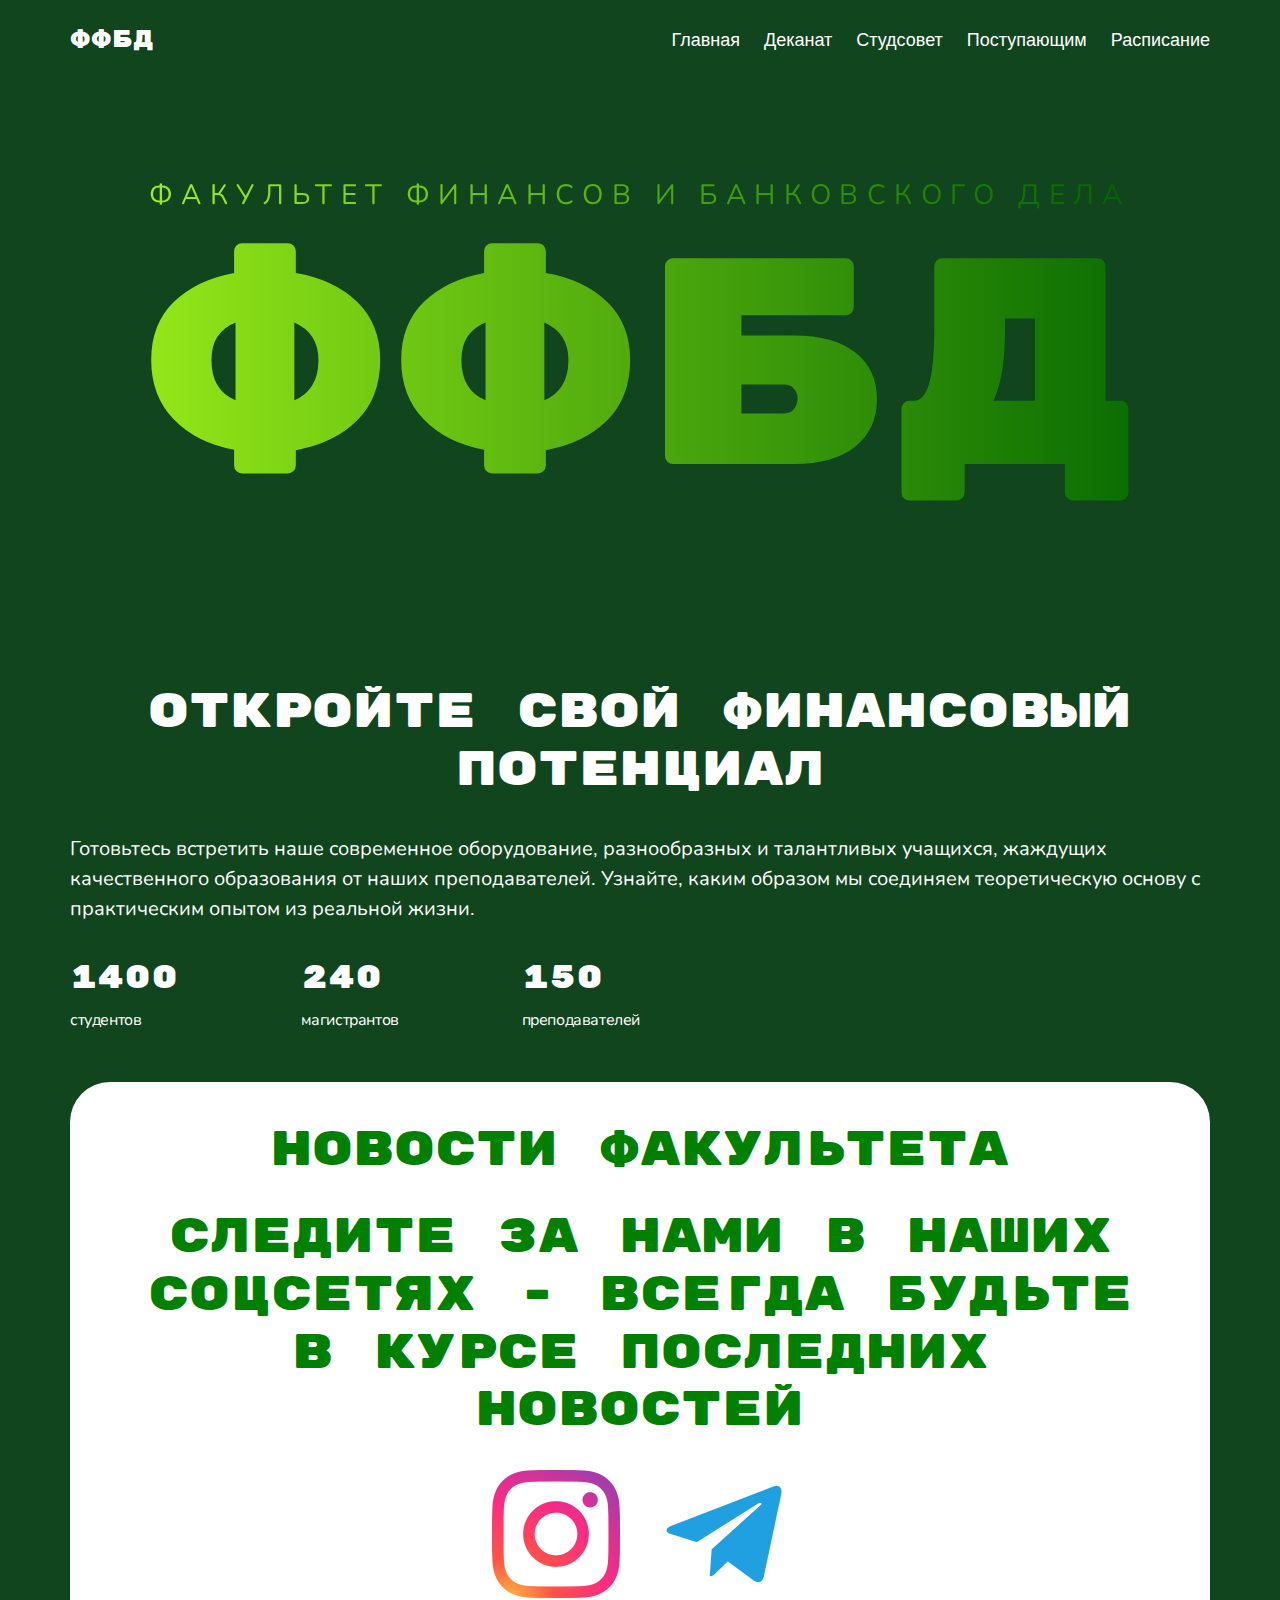
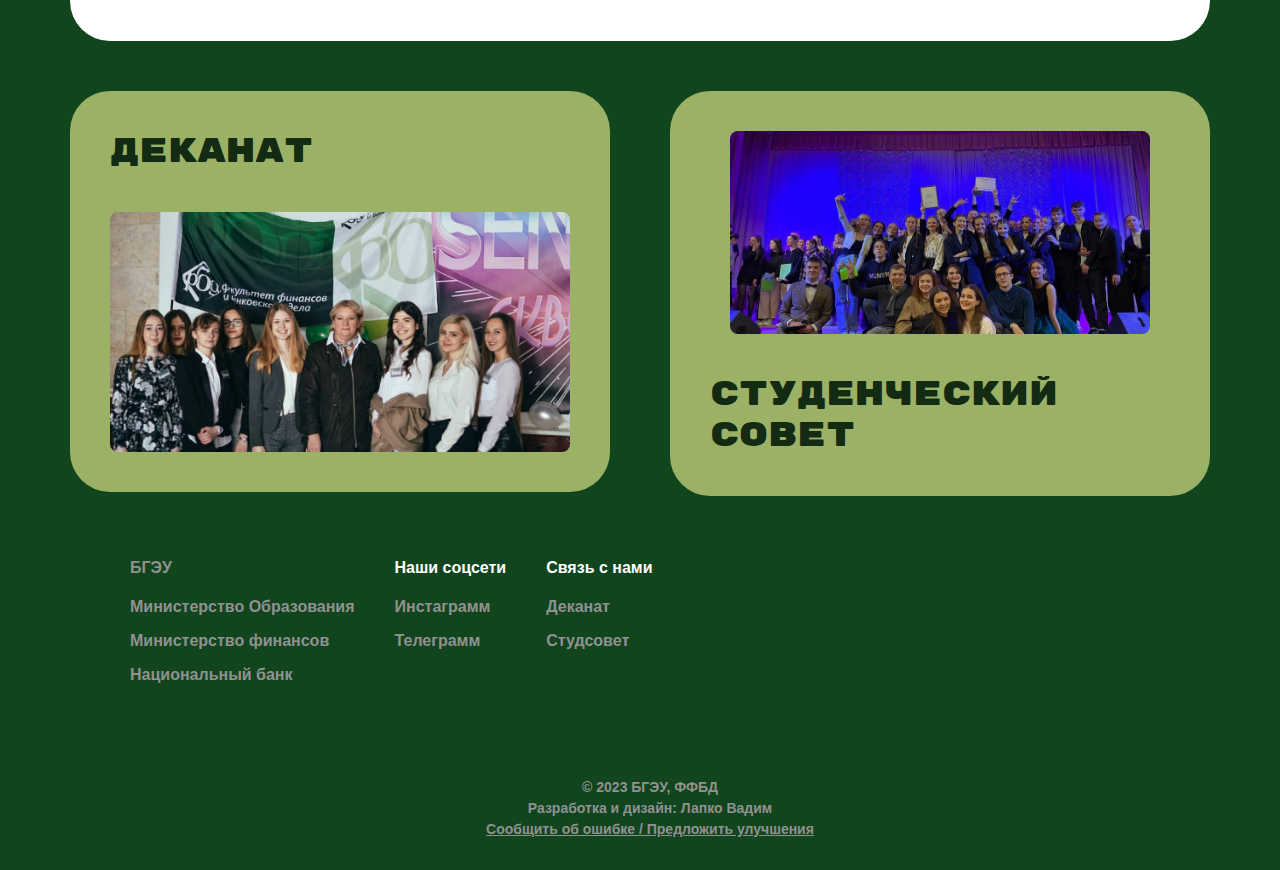
<file: index.html>
<!DOCTYPE html>
<html lang="en">
<head>
    <meta charset="UTF-8">
    <meta name="viewport" content="width=device-width, initial-scale=1.0">
    <title>Главная</title>
    <link rel="preconnect" href="https://fonts.googleapis.com">
    <link rel="preconnect" href="https://fonts.gstatic.com" crossorigin>
    <link href="https://fonts.googleapis.com/css2?family=Nunito&family=Rubik+Mono+One&display=swap" rel="stylesheet">
    <link rel="stylesheet" href="style_main.css">
    <script src="main.js"></script>
    <!-- Yandex.Metrika counter -->
<script type="text/javascript" >
    (function(m,e,t,r,i,k,a){m[i]=m[i]||function(){(m[i].a=m[i].a||[]).push(arguments)};
    m[i].l=1*new Date();
    for (var j = 0; j < document.scripts.length; j++) {if (document.scripts[j].src === r) { return; }}
    k=e.createElement(t),a=e.getElementsByTagName(t)[0],k.async=1,k.src=r,a.parentNode.insertBefore(k,a)})
    (window, document, "script", "https://mc.yandex.ru/metrika/tag.js", "ym");
 
    ym(96117650, "init", {
         clickmap:true,
         trackLinks:true,
         accurateTrackBounce:true,
         webvisor:true
    });
 </script>
 <noscript><div><img src="https://mc.yandex.ru/watch/96117650" style="position:absolute; left:-9999px;" alt="" /></div></noscript>
 <!-- /Yandex.Metrika counter -->
</head>
<body>
    <div class="wrapper">
        <header class="header">
                <button class="header__burger-btn" id="burger">
                    <span></span><span></span><span></span>
                </button>
            <p class="logo_text">ФФБД</p>
            <ul class="nav">
                <li class=""><a href="/main.html">Главная</a></li>
                <li class=""><a href="/decanat.html">Деканат</a></li>
                <li class=""><a href="/sdutsovet.html">Студсовет</a></li>
                <!-- <li class=""><a href="/news.html">Новости</a></li> -->
                <li class=""><a href="/guide.html">Поступающим</a></li>
                <li class=""><a href="http://bseu.by/schedule/"  id="schedule" target="_blank">Расписание</a></li>
            </ul>
        </header>
        <div class="name">
            <div class="name_content">
                <p class="full_name">Факультет финансов и банковского дела</p>
                <h1>ФФБД</h1>
            </div>
        </div>
        <div class="fin_potential">
            <div class="content_2block">
                <h2 class="h2block">Откройте свой финансовый потенциал</h2>
                <p class="p2block">Готовьтесь встретить наше современное оборудование, разнообразных и талантливых учащихся, жаждущих качественного образования от наших преподавателей. Узнайте, каким образом мы соединяем теоретическую основу с практическим опытом из реальной жизни.</p>
                <div class="numbers1">
                    <div class="columns">
                        <div class="numbers">
                            <h3>1400</h3>
                            <p class="p2_2block">студентов</p>
                        </div>
                        <div class="numbers">
                            <h3>240</h3>
                            <p class="p2_2block">магистрантов</p>
                        </div>
                        <div class="numbers">
                            <h3>150</h3>
                            <p class="p2_2block">преподавателей</p>
                        </div>
                    </div>
                </div>
            </div>
        </div>
        <div class="news">
            <h2 class="h2news">НОВОСТИ ФАКУЛЬТЕТА</h2>
            <!-- <div class="newsfoto"> 
                <div class="news1">
                    <img src="/img/empty_news.png" alt="" class="img1">
                    <div class="newstext">
                        <p class="h4news">Встреча с WhiteBird</p>
                        <p class="newsptext">1 января 2000 года в аудитории 1203 пройдет встреча с представителем криптобменника WhiteBird.</p>
                    </div>
                </div>
                <div class="news2">
                    <img src="/img/empty_news.png" alt="" class="img1" >
                    <div class="newstext">
                        <p class="h4news">Набор тьюторов</p>
                        <p class="newsptext">В новый учебный год с новыми тьюторами! для первокурсников 2023 года набора мы набираем  тьюторов.</p>
                    </div>
                </div>
            </div>
            <div class="archivenews"> 
                <div class="oldnews">
                    <div class="oldnewscontent">
                        <p class="dateoldnews">August 27, 2023</p>
                        <p class="holdnews">Свежие новости факультета</p>
                    </div>
                    <svg xmlns="http://www.w3.org/2000/svg" width="32" height="32">
                        <path d="M 27.707 16.708 L 18.707 25.708 C 18.317 26.098 17.683 26.098 17.293 25.708 C 16.902 25.317 16.902 24.683 17.293 24.293 L 24.586 17 L 5 17 C 4.448 17 4 16.552 4 16 C 4 15.448 4.448 15 5 15 L 24.586 15 L 17.293 7.708 C 16.902 7.317 16.902 6.683 17.293 6.293 C 17.683 5.902 18.317 5.902 18.707 6.293 L 27.707 15.293 C 27.895 15.48 28.001 15.735 28.001 16 C 28.001 16.265 27.895 16.52 27.707 16.708 Z" fill="#004B23"></path></svg>
                </div>
                <div class="oldnews">
                    <div class="oldnewscontent">
                        <p class="dateoldnews">August 27, 2023</p>
                        <p class="holdnews">Свежие новости факультета</p>
                    </div>
                    <svg xmlns="http://www.w3.org/2000/svg" width="32" height="32">
                        <path d="M 27.707 16.708 L 18.707 25.708 C 18.317 26.098 17.683 26.098 17.293 25.708 C 16.902 25.317 16.902 24.683 17.293 24.293 L 24.586 17 L 5 17 C 4.448 17 4 16.552 4 16 C 4 15.448 4.448 15 5 15 L 24.586 15 L 17.293 7.708 C 16.902 7.317 16.902 6.683 17.293 6.293 C 17.683 5.902 18.317 5.902 18.707 6.293 L 27.707 15.293 C 27.895 15.48 28.001 15.735 28.001 16 C 28.001 16.265 27.895 16.52 27.707 16.708 Z" fill="#004B23"></path></svg>
                </div>
                <div class="oldnews">
                    <div class="oldnewscontent">
                        <p class="dateoldnews">August 27, 2023</p>
                        <p class="holdnews">Свежие новости факультета</p>
                    </div>
                    <svg xmlns="http://www.w3.org/2000/svg" width="32" height="32">
                        <path d="M 27.707 16.708 L 18.707 25.708 C 18.317 26.098 17.683 26.098 17.293 25.708 C 16.902 25.317 16.902 24.683 17.293 24.293 L 24.586 17 L 5 17 C 4.448 17 4 16.552 4 16 C 4 15.448 4.448 15 5 15 L 24.586 15 L 17.293 7.708 C 16.902 7.317 16.902 6.683 17.293 6.293 C 17.683 5.902 18.317 5.902 18.707 6.293 L 27.707 15.293 C 27.895 15.48 28.001 15.735 28.001 16 C 28.001 16.265 27.895 16.52 27.707 16.708 Z" fill="#004B23"></path></svg>
                </div>
                <div class="oldnews">
                    <div class="oldnewscontent">
                        <p class="dateoldnews">August 27, 2023</p>
                        <p class="holdnews">Свежие новости факультета</p>
                    </div>
                    <svg xmlns="http://www.w3.org/2000/svg" width="32" height="32">
                        <path d="M 27.707 16.708 L 18.707 25.708 C 18.317 26.098 17.683 26.098 17.293 25.708 C 16.902 25.317 16.902 24.683 17.293 24.293 L 24.586 17 L 5 17 C 4.448 17 4 16.552 4 16 C 4 15.448 4.448 15 5 15 L 24.586 15 L 17.293 7.708 C 16.902 7.317 16.902 6.683 17.293 6.293 C 17.683 5.902 18.317 5.902 18.707 6.293 L 27.707 15.293 C 27.895 15.48 28.001 15.735 28.001 16 C 28.001 16.265 27.895 16.52 27.707 16.708 Z" fill="#004B23"></path></svg>
                </div>
            </div>-->
            <div class="social_networks">
                <h2 class="h2news" id="social_networks">Cледите за нами в наших соцсетях - всегда будьте в курсе последних новостей</h2>
                <div class="iconsn">
                    <a href="https://www.instagram.com/ffbd.bseu/" target="_blank"><img src="/img/instagram_icon.png" alt=""></a>
                    <a href="https://t.me/ffbd2023" target="_blank"><img src="/img/Telegram_icon.png" alt=""></a>
                </div>
            </div>
        </div>
        <!-- <div class="contacts">
            <div class="decanat">
                <div class="textcb">
                    <p class="textc" id="decanat">Деканат</p>
                </div>
                <img src="/img/decanat.webp" alt="" class="cimg">
            </div>
            <div class="studsovet">
                <img src="/img/studsocet.webp" alt="" class="cimg2">
                <div class="textcb">
                    <p class="textc">Студенческий совет</p>
                </div>
            </div>
        </div> -->
        <div class="parent">
            <a href="/decanat.html" class="contacslinka">
                <div class="decanat"> 
                    <div class="textcb">
                    <p class="textc" id="decanat">Деканат</p>
                    </div>
                    <img src="/img/decanatcontacts.jpg" alt="" class="cimg"> 
                </div>
            </a>
            <a href="/sdutsovet.html" class="contacslinka">
                <div class="studsovet">
                    <img src="/img/ studsovetcpntacts.jpg" alt="" class="cimg2">
                    <div class="textcb">
                        <p class="textc" id="for-large-screens">Студенческий совет</p>
                        <p class="textc" id="for-small-screens">Студсовет</p>
                    </div>
                </div>
            </a>
            </div>
            <div class="footer">
                <div class="horizontal">
                    <div class="vertical">
                        <a href="http://bseu.by/" class="verticala" target="_blank">БГЭУ</a>
                        <div class="verticalrows">
                            <a href="https://edu.gov.by/" class="verticala" target="_blank">Министерство Образования</a>
                            <a href="https://minfin.gov.by/" class="verticala" target="_blank">Министерство финансов</a>
                            <a href="https://www.nbrb.by/" class="verticala" target="_blank">Национальный банк</a>
                        </div>
                    </div>
                    <div class="vertical">
                        <p class="verticalh">Наши соцсети</p>
                        <div class="verticalrows">
                            <a href="https://www.instagram.com/ffbd.bseu/" class="verticala" target="_blank">Инстаграмм</a>
                            <a href="https://t.me/ffbd2023" class="verticala" target="_blank">Телеграмм</a>
                        </div>
                    </div>
                    <div class="vertical">
                        <p class="verticalh">Связь с нами</p>
                        <div class="verticalrows">
                            <a href="/decanat.html" class="verticala" target="_blank">Деканат</a>
                            <a href="/sdutsovet.html" class="verticala" target="_blank">Студсовет</a>
                        </div>
                    </div>
                </div>
                <div class="copyright">
                    <p class="copyrightp">© 2023 БГЭУ, ФФБД</p>
                    <p class="copyrightp">Разработка и дизайн: Лапко Вадим</p>
                    <p class="copyrightp"><a href="https://forms.gle/YMmC2u3WnapKhZub7" class="copyrightp">Сообщить об ошибке / Предложить улучшения</a></p>         
                </div>
            </div>
    </div>
</body>
</html>
</file>
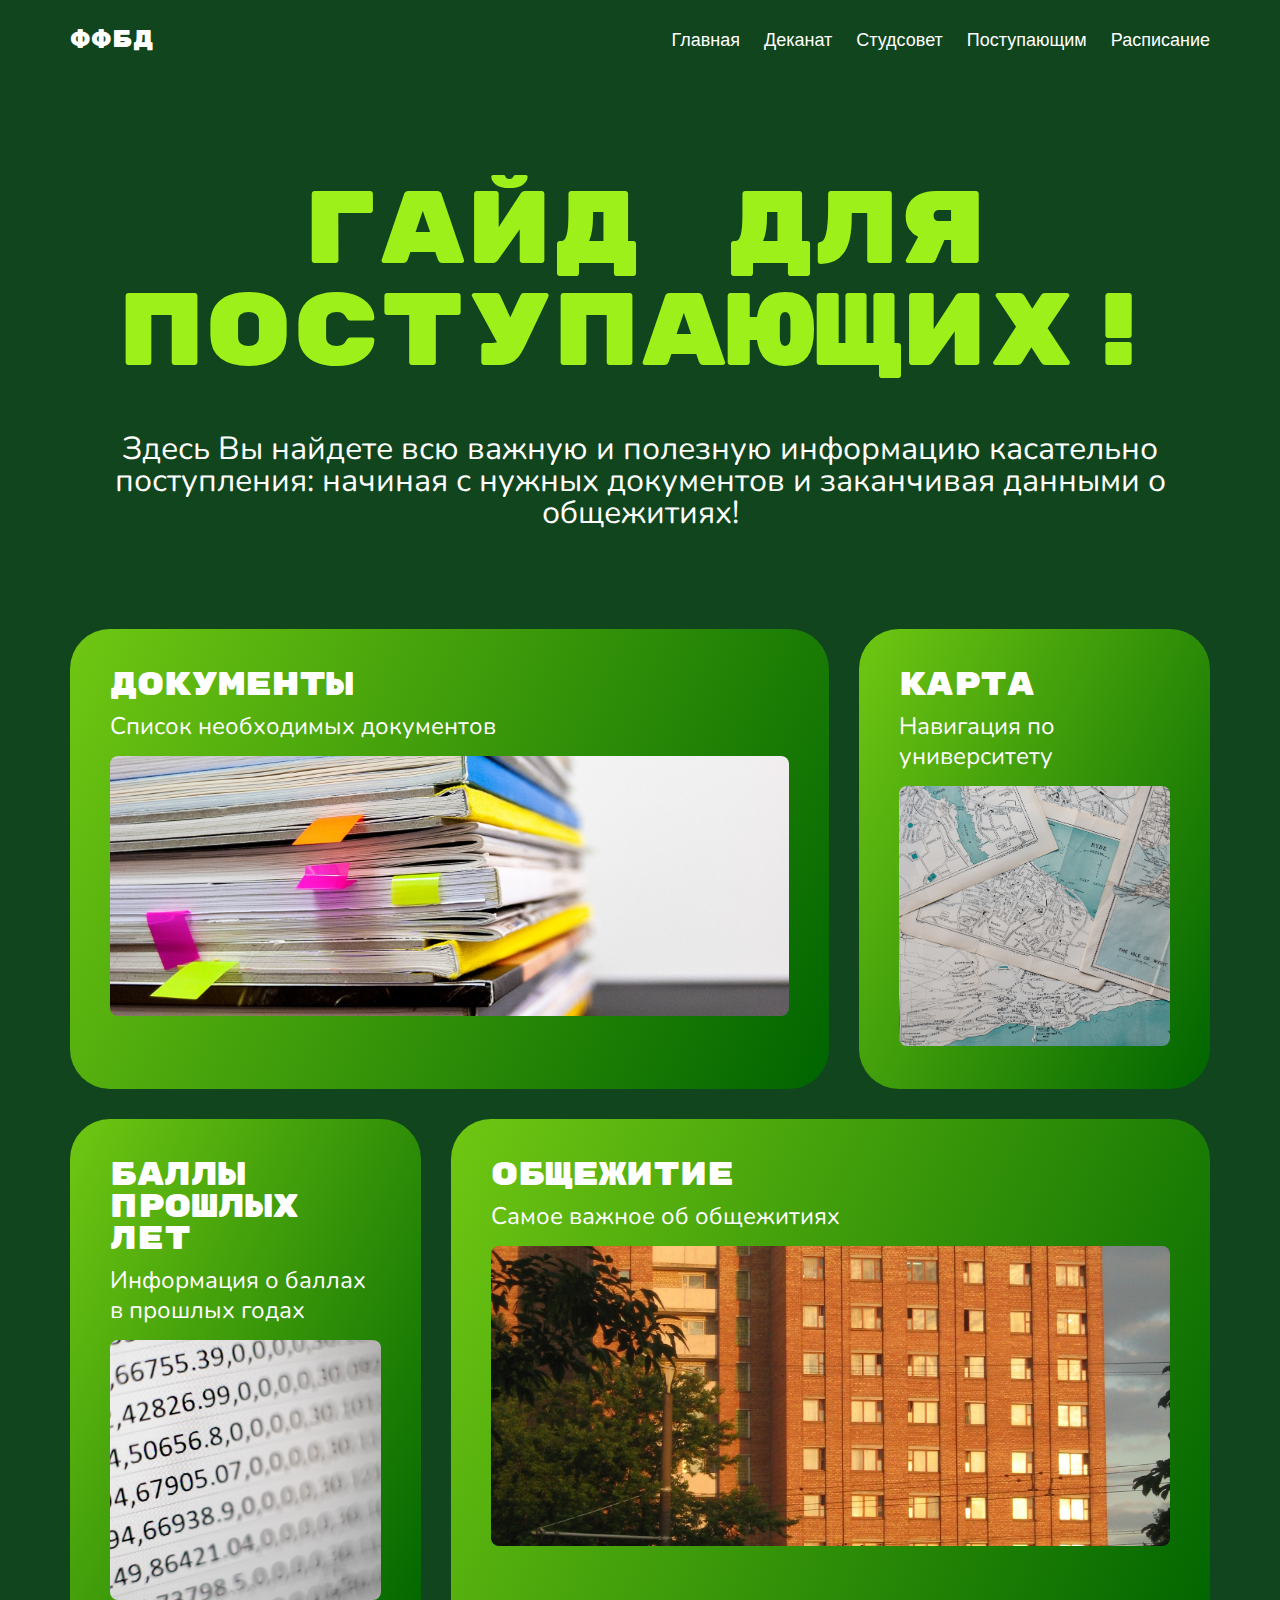
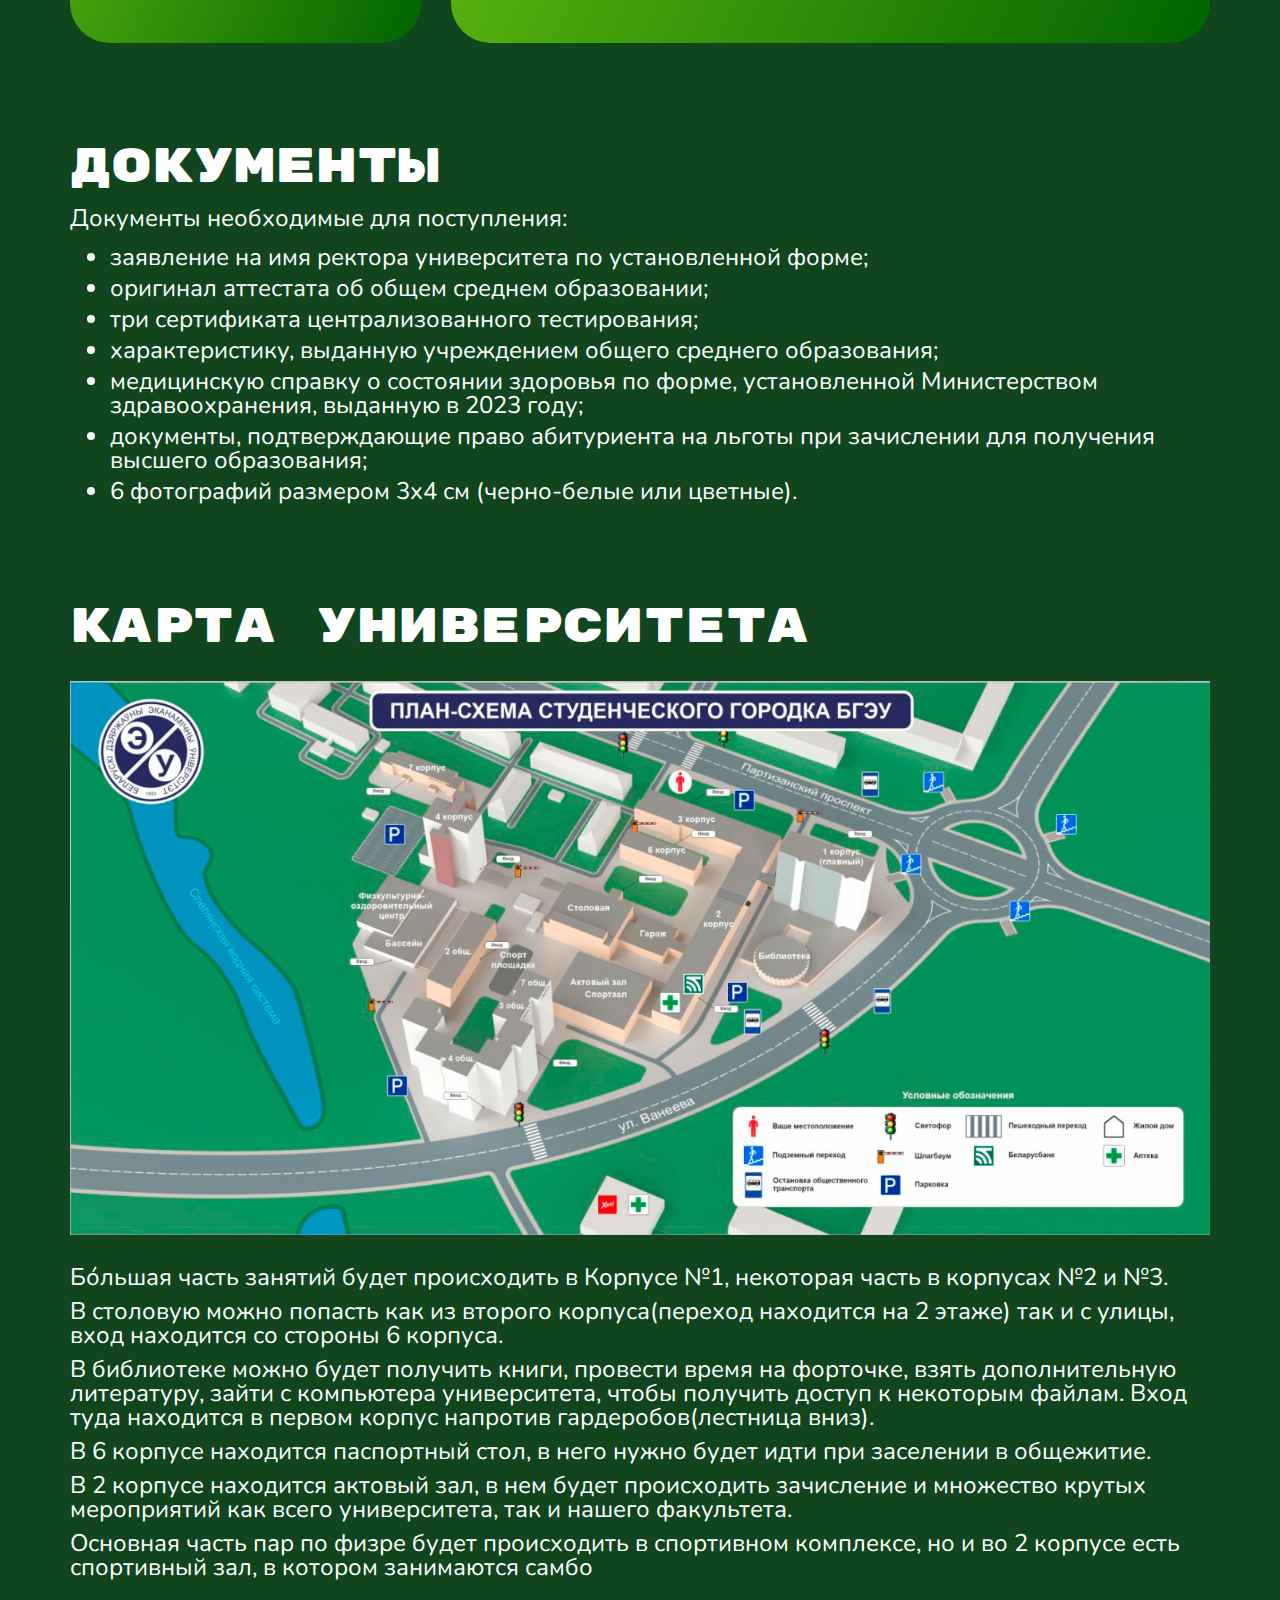
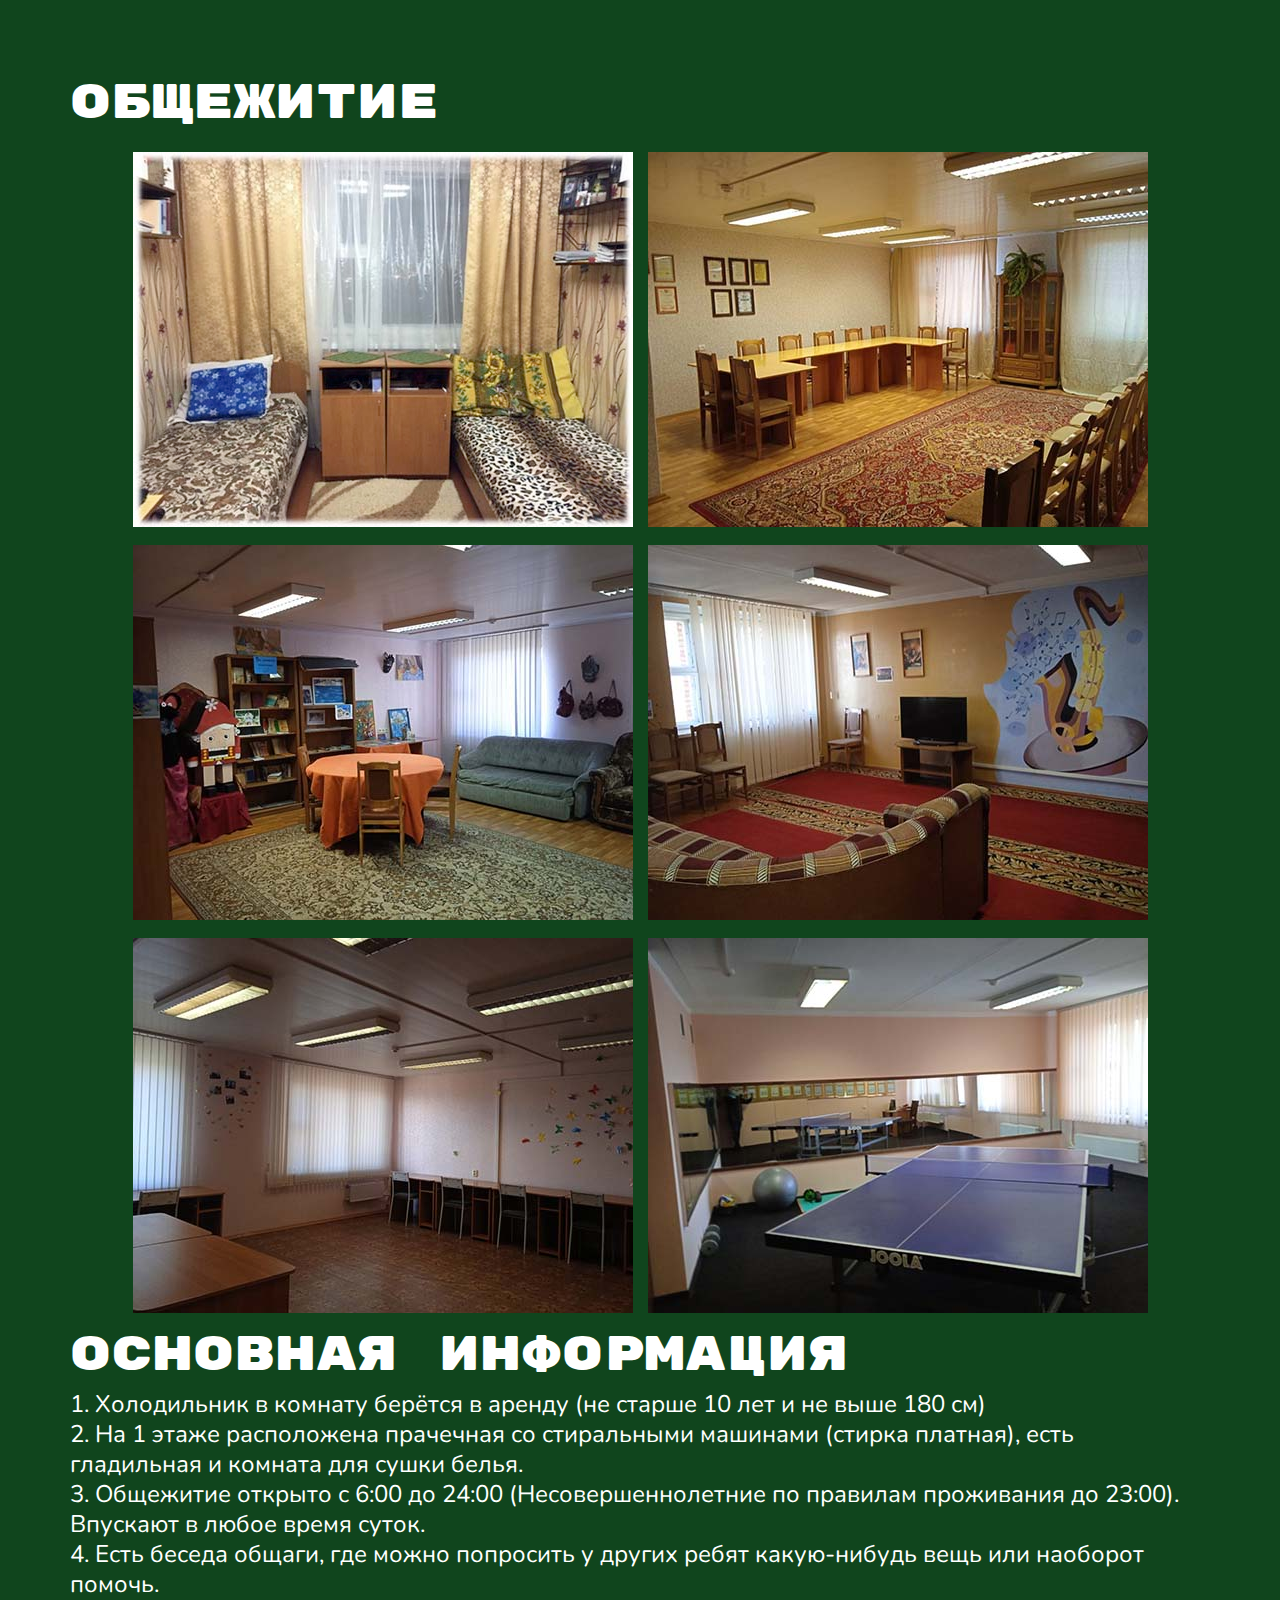
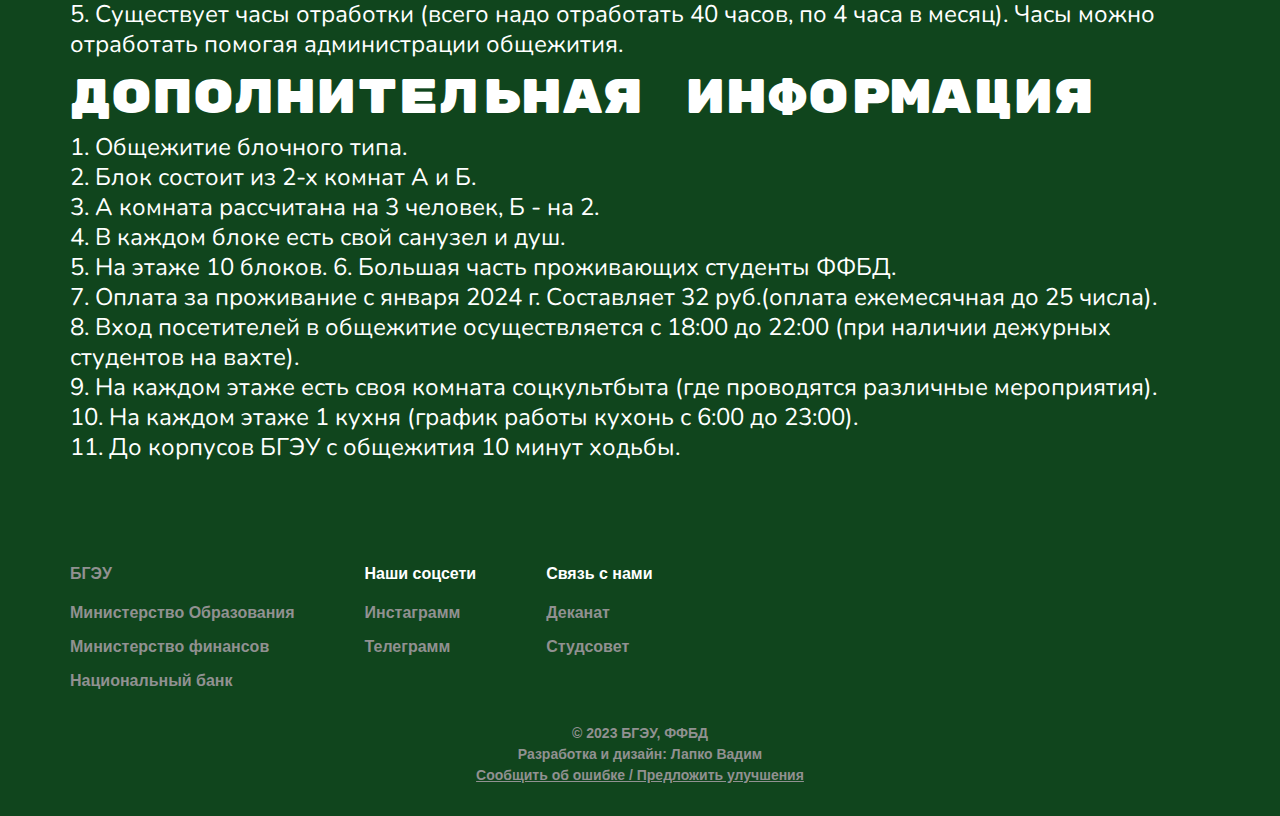
<file: guide.html>
<!DOCTYPE html>
<html lang="en">
    <head>
        <meta charset="UTF-8">
        <meta name="viewport" content="width=device-width, initial-scale=1.0">
        <title>Главная</title>
        <link rel="preconnect" href="https://fonts.googleapis.com">
        <link rel="preconnect" href="https://fonts.gstatic.com" crossorigin>
        <link href="https://fonts.googleapis.com/css2?family=Nunito&family=Rubik+Mono+One&display=swap" rel="stylesheet">
        <link rel="stylesheet" href="style_guide.css">
        <script src="main.js"></script>
        <!-- Yandex.Metrika counter -->
    <script type="text/javascript" >
        (function(m,e,t,r,i,k,a){m[i]=m[i]||function(){(m[i].a=m[i].a||[]).push(arguments)};
        m[i].l=1*new Date();
        for (var j = 0; j < document.scripts.length; j++) {if (document.scripts[j].src === r) { return; }}
        k=e.createElement(t),a=e.getElementsByTagName(t)[0],k.async=1,k.src=r,a.parentNode.insertBefore(k,a)})
        (window, document, "script", "https://mc.yandex.ru/metrika/tag.js", "ym");
     
        ym(96117650, "init", {
             clickmap:true,
             trackLinks:true,
             accurateTrackBounce:true,
             webvisor:true
        });
     </script>
     <noscript><div><img src="https://mc.yandex.ru/watch/96117650" style="position:absolute; left:-9999px;" alt="" /></div></noscript>
     <!-- /Yandex.Metrika counter -->
    </head>
<body>
    <div class="wrapper">
        <header class="header">
            <button class="header__burger-btn" id="burger">
                <span></span><span></span><span></span>
            </button>
        <p class="logo_text">ФФБД</p>
        <ul class="nav">
            <li class=""><a href="/main.html">Главная</a></li>
            <li class=""><a href="/decanat.html">Деканат</a></li>
            <li class=""><a href="/sdutsovet.html">Студсовет</a></li>
            <!-- <li class=""><a href="/news.html">Новости</a></li> -->
            <li class=""><a href="/guide.html">Поступающим</a></li>
            <li class=""><a href="http://bseu.by/schedule/"  id="schedule" target="_blank">Расписание</a></li>
        </ul>
    </header>
        <div class="guide_name">
            <div class="guide_content">
                <h1>Гайд для поступающих!</h1>
                <p class="guide_p">Здесь Вы найдете всю важную и полезную информацию касательно поступления: начиная с нужных документов и заканчивая данными о общежитиях!</p>
            </div>
        </div>
        <div class="guide_grid">
            <div class="grid">
                <div class="flex_item1">
                    <a href="#dcmnts" class="doc_link">
                        <div class="item_docs">
                        <div class="item_docs_text">
                            <p class="h_item_text">Документы</p>
                            <p class="p_item_text">Список необходимых документов</p>
                        </div>
                        <img src="/img/bernd-klutsch-nE2HV5AUXFo-unsplash.jpg" alt="" class="img_item">
                    </div>
                    </a>
                    <a href="#map" class="map_link">
                        <div class="item_map">
                        <div class="item_map_text">
                            <p class="h_item_text">Карта</p>
                            <p class="p_item_text">Навигация по университету</p>
                        </div>
                        <img src="/img/annie-spratt-AFB6S2kibuk-unsplash.jpg" alt="" class="img_item">
                    </div>
                    </a>
                </div>
                <div class="flex_item2">
                    <a href="http://bseu.by/russian/abiturient/plan1.htm" target="_blank" class="points_link">
                        <div class="item_points";>
                            <div class="item_points_text">
                            <p class="h_item_text">Баллы прошлых лет</p>
                            <p class="p_item_text">Информация о баллах в прошлых годах</p>
                            </div>
                            <img src="/img/mika-baumeister-Wpnoqo2plFA-unsplash.jpg" alt="" class="img_item">
                        </div>
                    </a>
                    <a href="" class="hostel_link">
                        <div class="item_hostel">
                            <div class="item_hostel_text">
                                <p class="h_item_text">Общежитие</p>
                                <p class="p_item_text">Самое важное об общежитиях</p>
                            </div>
                            <img src="/img/hostel.jpeg" id="hostel" class="img_item hostel">
                        </div>
                    </a>
                </div>
            </div>
        </div>
        <div class="documents_block">
            <h3 class="dcmnts_h3" id="dcmnts">Документы</h3>
            <p class="more_info_p">Документы необходимые для поступления:</p>
            <ul>
                <li>заявление на имя ректора университета по установленной форме;</li>
                <li>оригинал аттестата об общем среднем образовании;</li>
                <li>три сертификата централизованного тестирования;</li>
                <li>характеристику, выданную учреждением общего среднего образования;</li>
                <li>медицинскую справку о состоянии здоровья по форме, установленной Министерством здравоохранения, выданную в 2023 году;</li>
                <li>документы, подтверждающие право абитуриента на льготы при зачислении для получения высшего образования;</li>
                <li>6 фотографий размером 3х4 см (черно-белые или цветные).</li>
            </ul>
        </div>
        <div class="map_block">
            <h3 id="map">Карта Университета</h3>
            <img src="/img/map_bseu.jpg" alt="">
            <div class="more_info_map">
            <p class="more_info_p">Бо́льшая часть занятий будет происходить в Корпусе №1, некоторая часть в корпусах №2 и №3.</p>
            <p class="more_info_p">В столовую можно попасть как из второго корпуса(переход находится на 2 этаже) так и с улицы, вход находится со стороны 6 корпуса.</p>
            <p class="more_info_p">В библиотеке можно будет получить книги, провести время на форточке, взять дополнительную литературу, зайти с компьютера университета, чтобы получить доступ к некоторым файлам. Вход туда находится в первом корпус напротив гардеробов(лестница вниз).</p>
            <p class="more_info_p">В 6 корпусе находится паспортный стол, в него нужно будет идти при заселении в общежитие.</p>
            <p class="more_info_p">В 2 корпусе находится актовый зал, в нем будет происходить зачисление и множество крутых мероприятий как всего университета, так и нашего факультета.</p>
            <p class="more_info_p">Основная часть пар по физре будет происходить в спортивном комплексе, но и во 2 корпусе есть спортивный зал, в котором занимаются самбо</p>
            </div>
        </div>
        <div class="hostel_block">
            <h3>Общежитие</h3>
            <div class="gallery">
                <div class="div1"><img src="/img/hostel/46.jpeg" alt="" class="hostelphoto"></div>
                <div class="div2"><img src="/img/hostel/52-1.jpeg" alt="" class="hostelphoto"></div>
                <div class="div3"><img src="/img/hostel/48-1.jpeg" alt="" class="hostelphoto"></div>
                <div class="div4"><img src="/img/hostel/49-1.jpeg" alt="" class="hostelphoto"></div>
                <div class="div5"><img src="/img/hostel/50-1.jpeg" alt="" class="hostelphoto"></div>
                <div class="div6"><img src="/img/hostel/51-1.jpeg" alt="" class="hostelphoto"></div>
            </div>
            <div class="hostel_text_container">
                <h3>Основная информация</h3>
                <p> 
                    1. Холодильник в комнату  берётся в аренду (не старше 10 лет и не выше 180 см)<br>
                    2. На 1 этаже расположена прачечная со стиральными машинами (стирка платная), есть гладильная и комната для сушки белья.<br>
                    3. Общежитие открыто с 6:00 до 24:00 (Несовершеннолетние по правилам проживания до 23:00). Впускают в любое время суток.<br>
                    4. Есть беседа общаги, где можно попросить у других ребят какую-нибудь вещь или наоборот помочь.<br>
                    5. Существует часы отработки (всего надо отработать 40 часов, по 4 часа в месяц). Часы можно отработать помогая администрации общежития.<br>
                </p>
                <h3>Дополнительная информация</h3>
                <p>
                    1. Общежитие блочного типа. <br>
                    2. Блок состоит из 2-х комнат А и Б. <br>
                    3. А комната рассчитана на 3 человек, Б - на 2. <br>
                    4. В каждом блоке есть свой санузел и душ. <br>
                    5. На этаже 10 блоков. <b></b>
                    6. Большая часть проживающих студенты ФФБД. <br>
                    7. Оплата за проживание с января 2024 г. Составляет 32 руб.(оплата ежемесячная до 25 числа). <br>
                    8. Вход посетителей  в общежитие осуществляется с 18:00 до 22:00 (при наличии дежурных студентов на вахте). <br>
                    9. На каждом этаже есть своя комната соцкультбыта (где проводятся различные мероприятия). <br>
                    10. На каждом этаже 1 кухня (график работы кухонь с 6:00 до 23:00). <br>
                    11. До корпусов БГЭУ с общежития 10 минут ходьбы. <br>
                </p>
            </div>
        </div>
        <div class="footer">
            <div class="horizontal">
                <div class="vertical">
                    <a href="http://bseu.by/" class="verticala" target="_blank">БГЭУ</a>
                    <div class="verticalrows">
                        <a href="https://edu.gov.by/" class="verticala" target="_blank">Министерство Образования</a>
                        <a href="https://minfin.gov.by/" class="verticala" target="_blank">Министерство финансов</a>
                        <a href="https://www.nbrb.by/" class="verticala" target="_blank">Национальный банк</a>
                    </div>
                </div>
                <div class="vertical">
                    <p class="verticalh">Наши соцсети</p>
                    <div class="verticalrows">
                        <a href="https://www.instagram.com/ffbd.bseu/" class="verticala" target="_blank">Инстаграмм</a>
                        <a href="https://t.me/ffbd2023" class="verticala" target="_blank">Телеграмм</a>
                    </div>
                </div>
                <div class="vertical">
                    <p class="verticalh">Связь с нами</p>
                    <div class="verticalrows">
                        <a href="/decanat.html" class="verticala" target="_blank">Деканат</a>
                        <a href="/sdutsovet.html" class="verticala" target="_blank">Студсовет</a>
                    </div>
                </div>
            </div>
            <div class="copyright">
                <p class="copyrightp">© 2023 БГЭУ, ФФБД</p>
                <p class="copyrightp">Разработка и дизайн: Лапко Вадим</p>
                <p class="copyrightp"><a href="https://forms.gle/YMmC2u3WnapKhZub7" class="copyrightp">Сообщить об ошибке / Предложить улучшения</a></p>         
            </div>
        </div>
    </div>
</body>
</html>
</file>
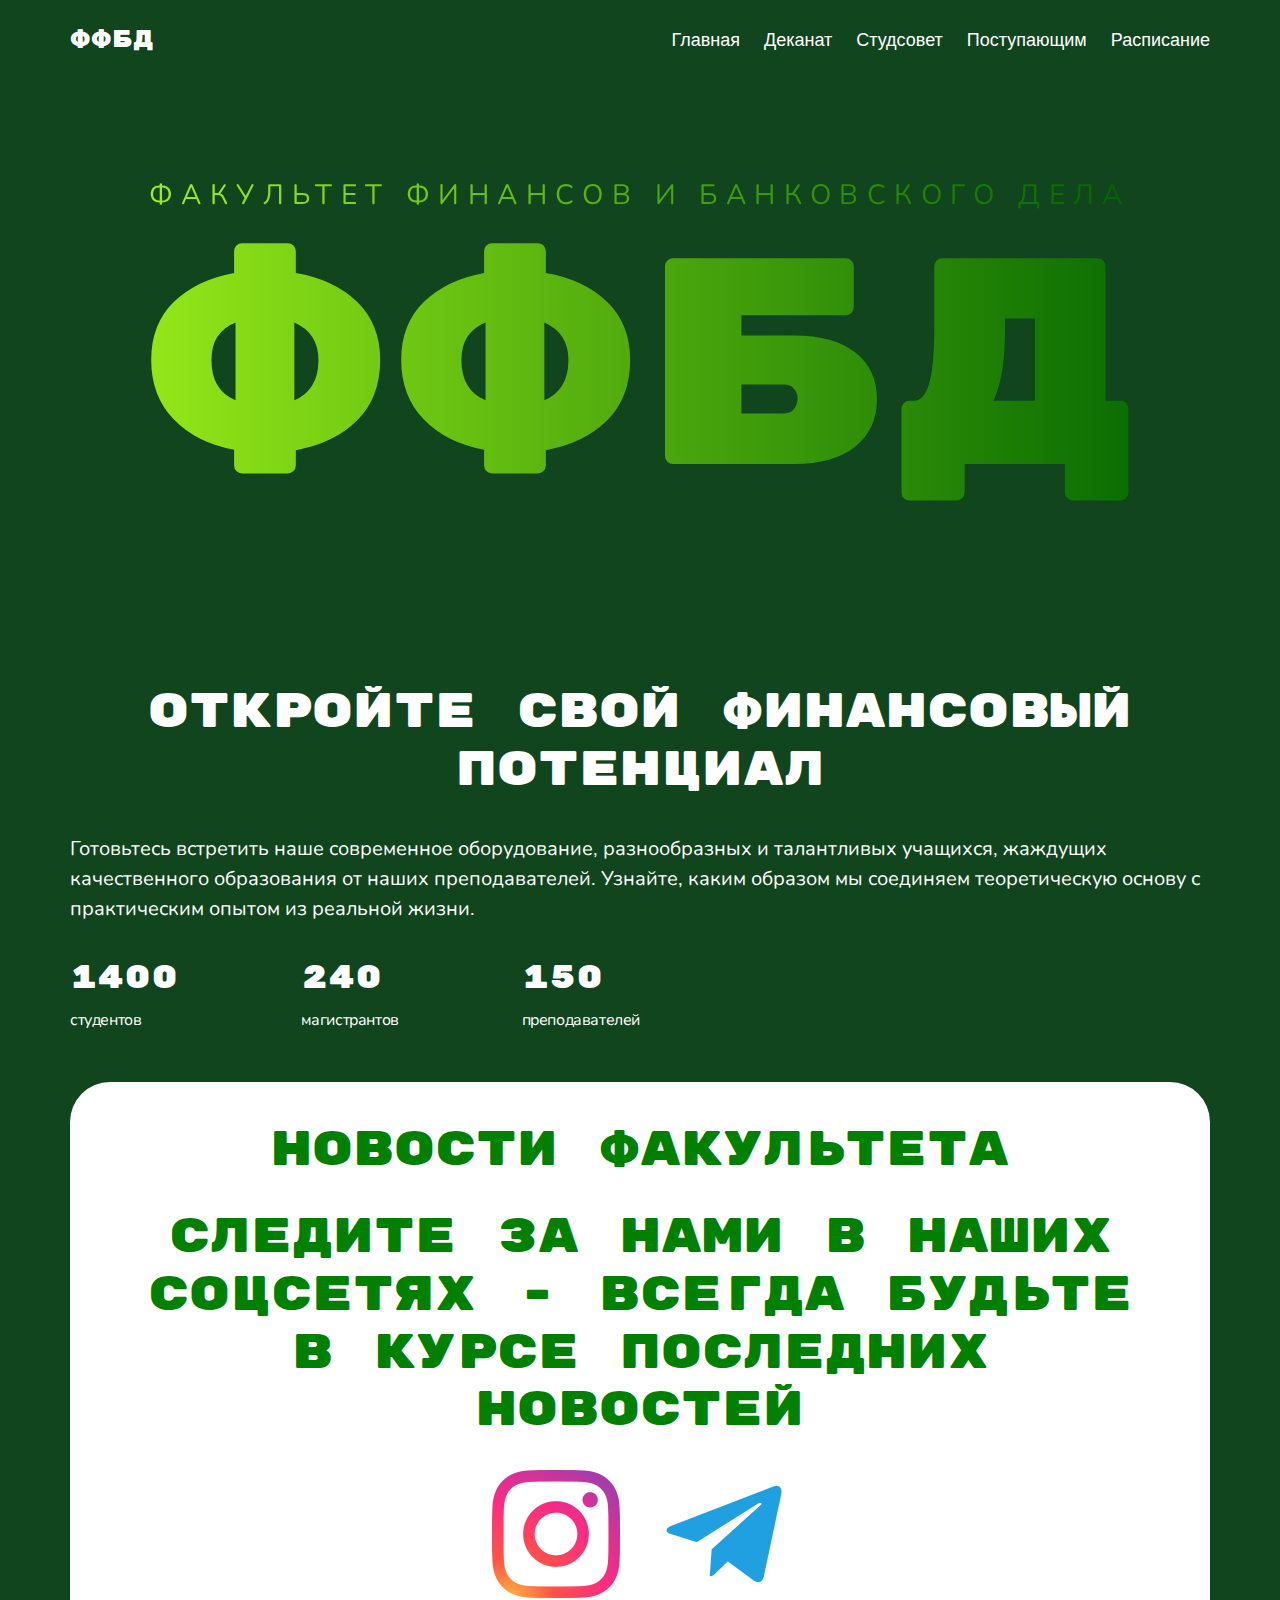
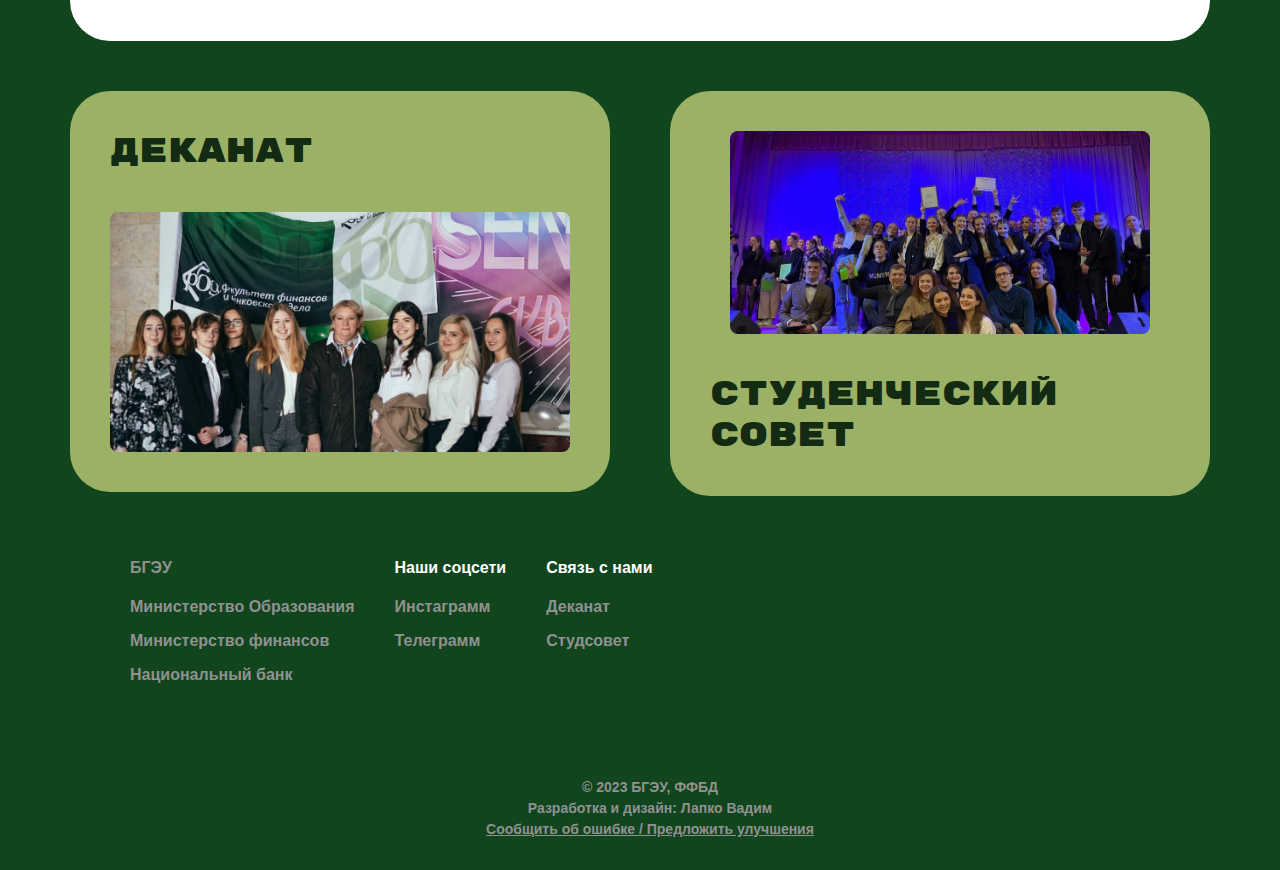
<file: main.html>
<!DOCTYPE html>
<html lang="en">
<head>
    <meta charset="UTF-8">
    <meta name="viewport" content="width=device-width, initial-scale=1.0">
    <title>Главная</title>
    <link rel="preconnect" href="https://fonts.googleapis.com">
    <link rel="preconnect" href="https://fonts.gstatic.com" crossorigin>
    <link href="https://fonts.googleapis.com/css2?family=Nunito&family=Rubik+Mono+One&display=swap" rel="stylesheet">
    <link rel="stylesheet" href="style_main.css">
    <script src="main.js"></script>
    <!-- Yandex.Metrika counter -->
<script type="text/javascript" >
    (function(m,e,t,r,i,k,a){m[i]=m[i]||function(){(m[i].a=m[i].a||[]).push(arguments)};
    m[i].l=1*new Date();
    for (var j = 0; j < document.scripts.length; j++) {if (document.scripts[j].src === r) { return; }}
    k=e.createElement(t),a=e.getElementsByTagName(t)[0],k.async=1,k.src=r,a.parentNode.insertBefore(k,a)})
    (window, document, "script", "https://mc.yandex.ru/metrika/tag.js", "ym");
 
    ym(96117650, "init", {
         clickmap:true,
         trackLinks:true,
         accurateTrackBounce:true,
         webvisor:true
    });
 </script>
 <noscript><div><img src="https://mc.yandex.ru/watch/96117650" style="position:absolute; left:-9999px;" alt="" /></div></noscript>
 <!-- /Yandex.Metrika counter -->
</head>
<body>
    <div class="wrapper">
        <header class="header">
                <button class="header__burger-btn" id="burger">
                    <span></span><span></span><span></span>
                </button>
            <p class="logo_text">ФФБД</p>
            <ul class="nav">
                <li class=""><a href="/main.html">Главная</a></li>
                <li class=""><a href="/decanat.html">Деканат</a></li>
                <li class=""><a href="/sdutsovet.html">Студсовет</a></li>
                <!-- <li class=""><a href="/news.html">Новости</a></li> -->
                <li class=""><a href="/guide.html">Поступающим</a></li>
                <li class=""><a href="http://bseu.by/schedule/"  id="schedule" target="_blank">Расписание</a></li>
            </ul>
        </header>
        <div class="name">
            <div class="name_content">
                <p class="full_name">Факультет финансов и банковского дела</p>
                <h1>ФФБД</h1>
            </div>
        </div>
        <div class="fin_potential">
            <div class="content_2block">
                <h2 class="h2block">Откройте свой финансовый потенциал</h2>
                <p class="p2block">Готовьтесь встретить наше современное оборудование, разнообразных и талантливых учащихся, жаждущих качественного образования от наших преподавателей. Узнайте, каким образом мы соединяем теоретическую основу с практическим опытом из реальной жизни.</p>
                <div class="numbers1">
                    <div class="columns">
                        <div class="numbers">
                            <h3>1400</h3>
                            <p class="p2_2block">студентов</p>
                        </div>
                        <div class="numbers">
                            <h3>240</h3>
                            <p class="p2_2block">магистрантов</p>
                        </div>
                        <div class="numbers">
                            <h3>150</h3>
                            <p class="p2_2block">преподавателей</p>
                        </div>
                    </div>
                </div>
            </div>
        </div>
        <div class="news">
            <h2 class="h2news">НОВОСТИ ФАКУЛЬТЕТА</h2>
            <!-- <div class="newsfoto"> 
                <div class="news1">
                    <img src="/img/empty_news.png" alt="" class="img1">
                    <div class="newstext">
                        <p class="h4news">Встреча с WhiteBird</p>
                        <p class="newsptext">1 января 2000 года в аудитории 1203 пройдет встреча с представителем криптобменника WhiteBird.</p>
                    </div>
                </div>
                <div class="news2">
                    <img src="/img/empty_news.png" alt="" class="img1" >
                    <div class="newstext">
                        <p class="h4news">Набор тьюторов</p>
                        <p class="newsptext">В новый учебный год с новыми тьюторами! для первокурсников 2023 года набора мы набираем  тьюторов.</p>
                    </div>
                </div>
            </div>
            <div class="archivenews"> 
                <div class="oldnews">
                    <div class="oldnewscontent">
                        <p class="dateoldnews">August 27, 2023</p>
                        <p class="holdnews">Свежие новости факультета</p>
                    </div>
                    <svg xmlns="http://www.w3.org/2000/svg" width="32" height="32">
                        <path d="M 27.707 16.708 L 18.707 25.708 C 18.317 26.098 17.683 26.098 17.293 25.708 C 16.902 25.317 16.902 24.683 17.293 24.293 L 24.586 17 L 5 17 C 4.448 17 4 16.552 4 16 C 4 15.448 4.448 15 5 15 L 24.586 15 L 17.293 7.708 C 16.902 7.317 16.902 6.683 17.293 6.293 C 17.683 5.902 18.317 5.902 18.707 6.293 L 27.707 15.293 C 27.895 15.48 28.001 15.735 28.001 16 C 28.001 16.265 27.895 16.52 27.707 16.708 Z" fill="#004B23"></path></svg>
                </div>
                <div class="oldnews">
                    <div class="oldnewscontent">
                        <p class="dateoldnews">August 27, 2023</p>
                        <p class="holdnews">Свежие новости факультета</p>
                    </div>
                    <svg xmlns="http://www.w3.org/2000/svg" width="32" height="32">
                        <path d="M 27.707 16.708 L 18.707 25.708 C 18.317 26.098 17.683 26.098 17.293 25.708 C 16.902 25.317 16.902 24.683 17.293 24.293 L 24.586 17 L 5 17 C 4.448 17 4 16.552 4 16 C 4 15.448 4.448 15 5 15 L 24.586 15 L 17.293 7.708 C 16.902 7.317 16.902 6.683 17.293 6.293 C 17.683 5.902 18.317 5.902 18.707 6.293 L 27.707 15.293 C 27.895 15.48 28.001 15.735 28.001 16 C 28.001 16.265 27.895 16.52 27.707 16.708 Z" fill="#004B23"></path></svg>
                </div>
                <div class="oldnews">
                    <div class="oldnewscontent">
                        <p class="dateoldnews">August 27, 2023</p>
                        <p class="holdnews">Свежие новости факультета</p>
                    </div>
                    <svg xmlns="http://www.w3.org/2000/svg" width="32" height="32">
                        <path d="M 27.707 16.708 L 18.707 25.708 C 18.317 26.098 17.683 26.098 17.293 25.708 C 16.902 25.317 16.902 24.683 17.293 24.293 L 24.586 17 L 5 17 C 4.448 17 4 16.552 4 16 C 4 15.448 4.448 15 5 15 L 24.586 15 L 17.293 7.708 C 16.902 7.317 16.902 6.683 17.293 6.293 C 17.683 5.902 18.317 5.902 18.707 6.293 L 27.707 15.293 C 27.895 15.48 28.001 15.735 28.001 16 C 28.001 16.265 27.895 16.52 27.707 16.708 Z" fill="#004B23"></path></svg>
                </div>
                <div class="oldnews">
                    <div class="oldnewscontent">
                        <p class="dateoldnews">August 27, 2023</p>
                        <p class="holdnews">Свежие новости факультета</p>
                    </div>
                    <svg xmlns="http://www.w3.org/2000/svg" width="32" height="32">
                        <path d="M 27.707 16.708 L 18.707 25.708 C 18.317 26.098 17.683 26.098 17.293 25.708 C 16.902 25.317 16.902 24.683 17.293 24.293 L 24.586 17 L 5 17 C 4.448 17 4 16.552 4 16 C 4 15.448 4.448 15 5 15 L 24.586 15 L 17.293 7.708 C 16.902 7.317 16.902 6.683 17.293 6.293 C 17.683 5.902 18.317 5.902 18.707 6.293 L 27.707 15.293 C 27.895 15.48 28.001 15.735 28.001 16 C 28.001 16.265 27.895 16.52 27.707 16.708 Z" fill="#004B23"></path></svg>
                </div>
            </div>-->
            <div class="social_networks">
                <h2 class="h2news" id="social_networks">Cледите за нами в наших соцсетях - всегда будьте в курсе последних новостей</h2>
                <div class="iconsn">
                    <a href="https://www.instagram.com/ffbd.bseu/" target="_blank"><img src="/img/instagram_icon.png" alt=""></a>
                    <a href="https://t.me/ffbd2023" target="_blank"><img src="/img/Telegram_icon.png" alt=""></a>
                </div>
            </div>
        </div>
        <!-- <div class="contacts">
            <div class="decanat">
                <div class="textcb">
                    <p class="textc" id="decanat">Деканат</p>
                </div>
                <img src="/img/decanat.webp" alt="" class="cimg">
            </div>
            <div class="studsovet">
                <img src="/img/studsocet.webp" alt="" class="cimg2">
                <div class="textcb">
                    <p class="textc">Студенческий совет</p>
                </div>
            </div>
        </div> -->
        <div class="parent">
            <a href="/decanat.html" class="contacslinka">
                <div class="decanat"> 
                    <div class="textcb">
                    <p class="textc" id="decanat">Деканат</p>
                    </div>
                    <img src="/img/decanatcontacts.jpg" alt="" class="cimg"> 
                </div>
            </a>
            <a href="/sdutsovet.html" class="contacslinka">
                <div class="studsovet">
                    <img src="/img/ studsovetcpntacts.jpg" alt="" class="cimg2">
                    <div class="textcb">
                        <p class="textc" id="for-large-screens">Студенческий совет</p>
                        <p class="textc" id="for-small-screens">Студсовет</p>
                    </div>
                </div>
            </a>
            </div>
            <div class="footer">
                <div class="horizontal">
                    <div class="vertical">
                        <a href="http://bseu.by/" class="verticala" target="_blank">БГЭУ</a>
                        <div class="verticalrows">
                            <a href="https://edu.gov.by/" class="verticala" target="_blank">Министерство Образования</a>
                            <a href="https://minfin.gov.by/" class="verticala" target="_blank">Министерство финансов</a>
                            <a href="https://www.nbrb.by/" class="verticala" target="_blank">Национальный банк</a>
                        </div>
                    </div>
                    <div class="vertical">
                        <p class="verticalh">Наши соцсети</p>
                        <div class="verticalrows">
                            <a href="https://www.instagram.com/ffbd.bseu/" class="verticala" target="_blank">Инстаграмм</a>
                            <a href="https://t.me/ffbd2023" class="verticala" target="_blank">Телеграмм</a>
                        </div>
                    </div>
                    <div class="vertical">
                        <p class="verticalh">Связь с нами</p>
                        <div class="verticalrows">
                            <a href="/decanat.html" class="verticala" target="_blank">Деканат</a>
                            <a href="/sdutsovet.html" class="verticala" target="_blank">Студсовет</a>
                        </div>
                    </div>
                </div>
                <div class="copyright">
                    <p class="copyrightp">© 2023 БГЭУ, ФФБД</p>
                    <p class="copyrightp">Разработка и дизайн: Лапко Вадим</p>
                    <p class="copyrightp"><a href="https://forms.gle/YMmC2u3WnapKhZub7" class="copyrightp">Сообщить об ошибке / Предложить улучшения</a></p>         
                </div>
            </div>
    </div>
</body>
</html>
</file>
<file: style_main.css>
html,body,div,span,applet,object,iframe,h1,h2,h3,h4,h5,h6,p,blockquote,pre,a,abbr,acronym,address,big,cite,code,del,dfn,em,img,ins,kbd,q,s,samp,small,strike,strong,sub,sup,tt,var,b,u,i,center,dl,dt,dd,ol,ul,li,fieldset,form,label,legend,table,caption,tbody,tfoot,thead,tr,th,td,article,aside,canvas,details,embed,figure,figcaption,footer,header,hgroup,menu,nav,output,ruby,section,summary,time,mark,audio,video{margin:0;padding:0;border:0;font-size:100%;font:inherit;vertical-align:baseline}
article,aside,details,figcaption,figure,footer,header,hgroup,menu,nav,section{display:block}
html{height:100%}
body{line-height:1}
ol,ul{list-style:none}
blockquote,q{quotes:none}
blockquote:before,blockquote:after,q:before,q:after{content:'';content:none}
table{border-collapse:collapse;border-spacing:0}

body {
    background: #10451D;

}
.wrapper {
    margin: 0px auto;
    max-width: 1140px;
    padding: 0px 15px;
}
header {
    display: flex;
    flex-direction: row;
    justify-content: space-between;
    align-items: center;
    max-width: 1200px;
    height: 80px;
    width: 100%;
}

.nav {
    display: flex;
    flex-direction: row;
    gap: 24px;
}
.nav a:hover {
  cursor: pointer;
  text-decoration: none;
  display: inline-block;
  border-bottom: 1px solid white;
}
.nav a {
  text-decoration: none;
  color: #fff;
  font-weight: 500;
  font-style: normal;
  font-family: "Inter", sans-serif;
  font-size: 18px;
  line-height: 1.5;
  text-align: left;
}
.logo_text {
  font-weight: 400;
  font-style: normal;
  font-family: "Rubik Mono One", "Rubik Mono One Placeholder", monospace;
  color: #fff;
  font-size: 24px;
  letter-spacing: 1px;
  line-height: 2;
}
.header__burger-btn {
  display: none;
  position: relative;
  width: 40px;
  height: 40px;
  border: none;
  background-color: transparent;
  z-index: 2;
}
.header__burger-btn span {
  position: absolute;
  width: 30px;
  height: 3px; 
  background-color: white;
  left: 5px;
  transition: transform .5s, opacity .5s, background-color .5s;
}
.header__burger-btn span:nth-child(1){
  transform: translateY(10px);
}
.header.close .header__burger-btn span:nth-child(1){
  transform: translateY(0) rotate(45deg);
}
.header.close .header__burger-btn span:nth-child(2){
  opacity: 0;
}
.header.close .header__burger-btn span:nth-child(3){
  transform: translateY(0) rotate(-45deg);
}
.header__burger-btn span:nth-child(3){
  transform: translateY(-10px);
}




.name_content {
  display: flex;
  flex-direction: column;
  justify-content: center;
  align-items: center;
  align-content: center;
  flex-wrap: wrap;
  padding: 100px 0px;
}
.full_name {
    max-width: 1140px;
    font-size: 28px;
    font-weight: 400;
    font-style: normal;
    font-family: "Nunito", "Nunito Placeholder", sans-serif;
    color: #ffffff;
    letter-spacing: 0.3em;
    text-transform: uppercase;
    line-height: 1.1;
    text-align: center;
    background: #9EF01A;
    background: linear-gradient(to right, #9EF01A 0%, #006400 100%);
    -webkit-background-clip: text;
    -webkit-text-fill-color: transparent;
}
.name {
    width: 100%;
}
h1 {
    width: 100%;
    font-size: 294px;
    word-break: break-word;
    position: relative;
    font-weight: 400;
    font-style: normal;
    font-family: "Rubik Mono One", "Rubik Mono One Placeholder", monospace;
    text-transform: uppercase;
    line-height: 1.1;
    text-align: center;
    background: linear-gradient(to right, #9EF01A 0%, #006400 100%);
    -webkit-background-clip: text;
    -webkit-text-fill-color: transparent;
}
.fin_potential {
    height: min-content; /* 452px */
    display: flex;
    justify-content: flex-start;
    align-items: center;   
    padding: 50px 0px;
    background-color: var(--main2_, #10451D);
    align-content: center;
    flex-wrap: nowrap;
    gap: 40px;
}
.content_2block {
    display: flex;
    flex-direction: column;
    justify-content: flex-start;
    align-items: flex-start;
    align-content: flex-start;
    flex-wrap: nowrap;
    gap: 35px;

}
.h2block {
    word-break: break-word;
    font-weight: 400;
    font-style: normal;
    font-family: "Rubik Mono One", "Rubik Mono One Placeholder", monospace;
    color: #ffffff;
    font-size: 48px;
    letter-spacing: 0em;
    line-height: 1.2;
    text-align: center;
}
.p2block {
    word-break: break-word;
    font-weight: 400;
    font-style: normal;
    font-family: "Nunito", "Nunito Placeholder", sans-serif;
    color: #ffffff;
    font-size: 20px;
    letter-spacing: 0em;
    line-height: 1.5;
    text-align: left;
}
.numbers1 {
    width: 100%;
    height: min-content; /* 73px */
    display: flex;
    flex-direction: column;
    justify-content: center;
    align-items: start;
    overflow: hidden;
    /* position: relative; */
    padding: 0px 0px 0px 0px;
    align-content: center;
    flex-wrap: nowrap;
}
.columns {
    width: 50%;
    display: flex;
    flex-direction: row;
    justify-content: space-between;
    align-items: center;
    gap: 20px;
}
.numbers {
    display: flex;
    flex-direction: column;
    justify-content: flex-start;
    align-items: flex-start;
    flex-wrap: nowrap;
    gap: 10px;
}
h3 {
    font-weight: 400;
    font-style: normal;
    font-family: "Rubik Mono One", "Rubik Mono One Placeholder", monospace;
    color: #ffffff;
    font-size: 32px;
    letter-spacing: 0em;
    line-height: 1.2;
    text-align: left;
}
.p2_2block {
    font-weight: 400;
    font-style: normal;
    font-family: "Nunito", "Nunito Placeholder", sans-serif;
    color: #ffffff;
    font-size: 16px;
    letter-spacing: -0.025em;
    line-height: 1.5;
    text-align: left;
}
.news {
    background: #fff;
    display: flex;
    flex-direction: column;
    justify-content: center;
    align-items: center;
    padding: 40px;
    max-width: none;
    border-radius: 40px;
}
.h2news {
  font-weight: 400;
  font-style: normal;
  font-family: "Rubik Mono One", "Rubik Mono One Placeholder", monospace;
  color: #008000;
  font-size: 48px;
  line-height: 1.2;
  text-align: center;
}
.newsfoto {
    display: flex;
    flex-direction: row;
    justify-content: center;
    align-items: center;
    align-content: center;
    flex-wrap: wrap;
    gap: 60px;
    margin: 25px 0px;
    height: fit-content;
}
.newsfoto img {
  max-width: 100%;
}
.news1, .news2 {
    flex: 1 0 0px;
    height: auto;
    display: flex;
    flex-direction: column;
    justify-content: center;
    align-items: center;
    flex-wrap: wrap;
}
.newstext {
    display: flex;
    flex-direction: column;
    justify-content: center;
    align-items: flex-start;
    position: relative;
    flex-wrap: wrap;
    width:85%;
}
.h4news {
    white-space: pre;
    font-weight: 600;
    font-style: normal;
    font-family: "Inter", sans-serif;
    color: #008000;
    font-size: 24px;
    letter-spacing: -0.7px;
    line-height: 1.5;
    text-align: left;
    margin-bottom: 0px;
    margin-top: 10px;
}
.newsptext {
  word-wrap: break-word;
  word-break: break-word;
  font-weight: 500;
  font-style: normal;
  font-family: "Inter", sans-serif;
  color:  #888888;
  font-size: 20px;
  letter-spacing: -0.5px;
  line-height: 1.4;
  text-align: left;
  max-height: 112px;
}
.archivenews{
  display: flex;
  flex-flow: column wrap;
  justify-content: space-between;
  align-items: center;
  width: 100%;
  margin: 30px 0px;
}
.oldnews {
    display: flex;
    flex-direction: row;
    justify-content: space-between;
    align-items: center;
    padding: 10px;
    align-content: center;
    gap: 10px;
    border-color: #b3b3b3;
    border-style: solid;
    width: 90%;

}
.oldnewscontent {
  display: flex;
  gap: 10px ;
  flex-wrap: wrap;
}
.dateoldnews {
  white-space: pre;
  font-weight: 400;
  font-style: normal;
  font-family: "Nunito", "Nunito Placeholder", sans-serif;
  color: #008000;
  font-size: 20px;
  line-height: 1.5;
  text-align: left;
}
.holdnews {
    word-break: break-word;
    font-weight: 400;
    font-style: normal;
    font-family: "Nunito", "Nunito Placeholder", sans-serif;
    color: #5e7d5e;
    font-size: 20px;
    line-height: 1.5;
    text-align: left;
}
.social_networks {
  width: 100%;
  display: flex;
  flex-direction: column;
  justify-content: center;
  align-items: center;
  flex-wrap: wrap;
  gap: 30px;
  margin-top: 30px;
}
.iconsn {
  display: flex;
  flex-direction: row;
  justify-content: center;
  align-items: center;
  flex-wrap: wrap;
  gap: 40px;
}
.contacts {
  display: flex;
  flex-direction: row;
  justify-content: space-around;
  align-items: center;
  padding: 100px 0px;
  background-color: var(--main2_, #10451D);
  overflow: hidden;
  align-content: center;
  gap: 40px;
}
.decanat img {
  max-width: 100%;
}
.studsovet img {
  max-width: 100%;
}
.decanat {
  /* width: 100%;  */
  height: auto; /* 400px */
  display: flex;
  flex-direction: column;
  justify-content: center;
  align-items: start;
  padding: 40px 40px 40px 40px;
  background-color: #9bb266;
  overflow: hidden;
  /* position: relative; */
  flex-wrap: nowrap;
  gap: 40px;
  border-radius: 40px;
}

.link_studsovet {
  width: 50%;
  display: flex;
}
.studsovet {
  /* width: 70%;  */
  height: auto; /* 400px */
  display: flex;
  flex-direction: column;
  justify-content: center;
  align-items: center;
  padding: 40px 40px 40px 40px;
  background-color: #9bb266;
  overflow: hidden;
  flex-wrap: nowrap;
  gap: 40px;
  border-radius: 40px;
}
.textcb {
  display: flex;
  flex-direction: column;
  justify-content: center;
  align-items: flex-start;
  align-content: flex-start;
}
.textc {
  word-wrap: break-word;
  word-break: break-word;
  font-weight: 400;
  font-style: normal;
  font-family: "Rubik Mono One", "Rubik Mono One Placeholder", monospace;
  color: #132a13;
  font-size: 2.667vw;
  letter-spacing: 0em;
  line-height: 1.2;
  text-align: left;
}
.cimg {
  width: 100%;
  height: 240px;
  display: block;
  border-radius: 8px;
  object-fit: cover;
  margin-right: 10px;
}
.cimg2 {
  width: 420px;
  height: 203px;
  display: flex;
  border-radius: 8px;
  object-fit: cover;
}


.footer {
  display: flex;
  flex-direction: column;
  justify-content: center;
  align-items: center;
  padding: 60px 40px 30px 60px;
  background-color: #10451D;
  flex-wrap: wrap;
  gap: 60px;
}
.horizontal {
  width: 100%;
  height: min-content; /* 131px */
  display: flex;
  flex-direction: row;
  justify-content: start;
  align-items: flex-start;
  flex-wrap: wrap;
  gap: 40px;
}
.vertical {
  display: flex;
  flex-direction: column;
  justify-content: flex-start;
  align-items: flex-start;
  flex-wrap: wrap;
  gap: 15px;
}
.verticalh {
  font-weight: 600;
  font-style: normal;
  font-family: "Inter", sans-serif;
  color: #ffffff;
  font-size: 16px;
  letter-spacing: 0px;
  line-height: 1.5;
  text-align: left;
}
.verticalrows {
  display: flex;
  flex-direction: column;
  justify-content: flex-start;
  align-items: flex-start;
  flex-wrap: wrap;
  gap: 10px;
}
.verticala {
  font-weight: 600;
  font-style: normal;
  font-family: "Inter", sans-serif;
  color: #919191;
  font-size: 16px;
  line-height: 1.5;
  text-align: left;
  text-decoration: none;
}
.copyright {
  height: min-content; /* 51px */
  display: flex;
  flex-direction: column;
  justify-content: space-between;
  align-items: center;
  padding: 30px 0px 0px 0px;
  overflow: visible;
  flex-wrap: wrap;
}
.copyrightp  {
  font-weight: 600;
  font-style: normal;
  font-family: "Inter", sans-serif;
  color: #919191;
  font-size: 14px;
  line-height: 1.5;
  text-align: left;
}

.parent {
  display: grid;
  grid-template-columns: repeat(2, 1fr);
  grid-template-rows: 1fr;
  grid-column-gap: 60px;
  grid-row-gap: 10px;

  margin-top: 50px;
  }
  
  .decanat { grid-area: 1 / 1 / 2 / 2; }
  .studsovet { grid-area: 1 / 2 / 2 / 3; }

.parent a {
    text-decoration: none;
    color: #fff;
    font-weight: 500;
    font-style: normal;
    font-family: "Inter", sans-serif;
    font-size: 16px;
    line-height: 1.5;
    text-align: left;
  }
.contactslinka:hover {
  cursor: pointer;
}
#for-small-screens {
  display: none;
}


@media screen and (max-width: 1200px) {
    .wrapper {
        max-width: 1140px;
    }
    .newsfoto {
      flex-wrap: wrap;
    }
    h1 {
      font-size: 250px;
    }
    
}
@media screen and (max-width: 992px) {
    .wrapper {
      max-width: 970px;
      height: none;
      padding-bottom: 100px;
    }
    .newsfoto {
      flex-direction: row;
    }
    .header__burger-btn {
      display: block;
      z-index: 3;
      position: fixed;
      bottom: 30px;
      right: 30px;
    }

    .header {
      position: fixed;
      bottom: 0;
      background-color: #10451D;
      width: 100%;
      left: 0;
      justify-content: center; 
      height: 90px;
    }
    .logo_text {
      display: block;
      z-index: 3;
      position: fixed;
      bottom: 20px;
      left: 30px;
    }
    
    .nav {
      position: fixed;
      left: -110%;
      width: 100%;
      bottom: 85px;
      background: rgb(12,51,22);
      background: linear-gradient(180deg, rgba(12,51,22,1) 0%, rgba(16,69,29,1) 100%);
      display: block;
      padding: 20px 20px 20px 20px;
      transition: transform .5s;
      z-index: 2;
      text-align: center;
    }
    .nav a {
      font-size: 24px;
    }
    li {
      padding: 20px;
    }
    .logo_text {
      font-size: 30px;
    }
    .name_content {
      padding: 50px 0px;
    }
    .fin_potential {
      padding: 25px 0px;
      gap: 20px;
    }
    h1 {
      font-size: 207px;
    }
    .h2news {
      font-size: 40px;
    }
    .newsfoto img {
      height: 250px;
    }
    .news1, .news2 {
      flex-direction: row;
    }
    .header.close .nav {
      transform: translateX(100%);
    }
    #for-small-screens {
      display: none;
    }
}
@media screen and (max-width: 767px) {
    .wrapper {
        max-width: 720px;
    }
    h1 {
      font-size: 150px;
    }
    .newsfoto {
      flex-direction: column;
    }
    .parent {
      grid-template-columns: repeat(1, 80%);
      justify-content: center;
    }
    #for-small-screens {
      display: none;
    }
}
@media screen and (max-width: 576px) {
    .wrapper {
      max-width: 540px;
    } 
    .contacts {
      flex-wrap: wrap;
    }
    .textc {
      font-size: 26px;;
    }
    .h2block {
      font-size: 32px;
    }
    
    h1 {
      font-size: 24vw;
    }
    .full_name {
      font-size: 20px;
    }
    .holdnews {
      font-size: 14px;
    }
    .dateoldnews {
      font-size: 16px ;
    }
    .oldnewscontent {
      gap: 10px  ;
    }
    .social_networks h2 {
      font-size: 24px;
    }
    .columns {
      flex-wrap: wrap;
    }
    .parent {
      grid-template-columns: repeat(1, 80%);
      justify-content: center;
    }
    #for-large-screens {
      display: none;
    }
    #for-small-screens {
      display: block;
      font-size: 25px;
    }
}
@media screen and (max-width: 360px) {
  h1 {
    font-size: 70px;
  }
  .full_name {
    font-size: 24px;
  }
  .h2block {
    font-size: 24px;
  }
  .p2block {
    font-size: 16px;
  }
  .columns {
    flex-wrap: wrap;
  }
  .h2news {
    font-size: 32px;
  }
  .h4news {
    font-size: 20px;
  }
  .newsptext {
    font-size: 16px;
  }
  .news {
    padding: 5px;
    padding-top: 10px;
  }
  .parent {
    grid-template-columns: repeat(1, 95%);
  }
  #for-large-screens {
    display: none;
  }
  #for-small-screens {
    display: block;
    font-size: 25px;
  }
  .h2news {
    font-size: 28px;margin-top: 5px;margin-left: 5px;
    text-align: center;
  }
}
</file>
<file: style_guide.css>
html,body,div,span,applet,object,iframe,h1,h2,h3,h4,h5,h6,p,blockquote,pre,a,abbr,acronym,address,big,cite,code,del,dfn,em,img,ins,kbd,q,s,samp,small,strike,strong,sub,sup,tt,var,b,u,i,center,dl,dt,dd,ol,ul,li,fieldset,form,label,legend,table,caption,tbody,tfoot,thead,tr,th,td,article,aside,canvas,details,embed,figure,figcaption,footer,header,hgroup,menu,nav,output,ruby,section,summary,time,mark,audio,video{margin:0;padding:0;border:0;font-size:100%;font:inherit;vertical-align:baseline}
article,aside,details,figcaption,figure,footer,header,hgroup,menu,nav,section{display:block}
html{height:100%}
body{line-height:1}
ol,ul{list-style:none}
blockquote,q{quotes:none}
blockquote:before,blockquote:after,q:before,q:after{content:'';content:none}
table{border-collapse:collapse;border-spacing:0}

body {
    background: #10451D;

}
.wrapper {
  margin: 0px auto;
  max-width: 1140px;
  padding: 0px 15px;
}
header {
  display: flex;
  flex-direction: row;
  justify-content: space-between;
  align-items: center;
  max-width: 1200px;
  height: 80px;
  width: 100%;
}

.nav {
  display: flex;
  flex-direction: row;
  gap: 24px;
}
.nav a:hover {
cursor: pointer;
text-decoration: none;
display: inline-block;
border-bottom: 1px solid white;
}
.nav a {
text-decoration: none;
color: #fff;
font-weight: 500;
font-style: normal;
font-family: "Inter", sans-serif;
font-size: 18px;
line-height: 1.5;
text-align: left;
}
.logo_text {
font-weight: 400;
font-style: normal;
font-family: "Rubik Mono One", "Rubik Mono One Placeholder", monospace;
color: #fff;
font-size: 24px;
letter-spacing: 1px;
line-height: 2;
}
.header__burger-btn {
display: none;
position: relative;
width: 40px;
height: 40px;
border: none;
background-color: transparent;
z-index: 2;
}
.header__burger-btn span {
position: absolute;
width: 30px;
height: 3px; 
background-color: white;
left: 5px;
transition: transform .5s, opacity .5s, background-color .5s;
}
.header__burger-btn span:nth-child(1){
transform: translateY(10px);
}
.header.close .header__burger-btn span:nth-child(1){
transform: translateY(0) rotate(45deg);
}
.header.close .header__burger-btn span:nth-child(2){
opacity: 0;
}
.header.close .header__burger-btn span:nth-child(3){
transform: translateY(0) rotate(-45deg);
}
.header__burger-btn span:nth-child(3){
transform: translateY(-10px);
}


.guide_name {
    display: flex;
    justify-content: center;
    align-items: center;
}
.guide_content {
    display: flex;
    flex-direction: column;
    justify-content: center;
    align-items: center;
    gap: 48px;
    flex: 1 0 0;
    margin: auto;
    width: 100%;
    padding: 100px 0px;
}
h1 {
    width: 100%;
    color: #9EF01A;
    font-family: Rubik Mono One;
    font-size: 8vw;
    font-style: normal;
    font-weight: 400;
    text-align: center;
}
.guide_p {
    color: #FFF;
font-family: Nunito;
font-size: 32px;
font-style: normal;
font-weight: 400;
width: 100%;
text-align: center;
}
.guide_grid {
display: flex;
flex-direction: column;
align-items: center;
width: 100%;
gap: 30px;
}
.grid {
    display: flex;
    flex-direction: column;
    gap: 30px;
    width: 100%;
    margin: 0 auto;
}
.flex_item1, .flex_item2{
    display: flex;
    flex-direction: row;
    width: 100%;
    gap: 30px;
}

.flex_item1 a {
  text-decoration: none;
}
.flex_item2 a {
  text-decoration: none;
}

.item_docs_text, .item_map_text, .item_points_text, .item_hostel_text{
  display: flex;
  flex-direction: column;
  gap: 10px;
}
.doc_link, .map_link, .points_link, .hostel_link{ 
  display: flex;
  width: 100%;
  background: linear-gradient(
    116deg,
    var(--h1, #9ef01a) /* {"name":"h1"} */ -41.721150166235056%,
    var(--h1_1, rgb(0, 100, 0)) /* {"name":"h1&1"} */ 100%
  );
  padding: 40px;
  border-radius: 40px;
}
.map_link, .points_link {
  width: 40%;
}
.item_docs, .item_map, .item_points, .item_hostel {
  width: 100%;
  height: 100%;
}
.h_item_text {
color: #FFF;
font-family: Rubik Mono One;
font-size: 32px;
}
.p_item_text {
  color: #FFF;
font-family: Nunito;
font-size: 24px;
font-style: normal;
font-weight: 400;
line-height: 30px; /* 150% */
}
.img_item {
  border-radius: 8px;
  width: 100%;
  height: 260px;
  object-fit: cover;
  margin-top: 15px;
}
#hostel {
  height: 300px;
}



.documents_block {
  display: flex;
  flex-direction: column;
  justify-content:center;
  gap: 15px;
  margin: 100px 0px;
}
h3 {
  color: #FFF;
  font-family: Rubik Mono One;
  font-size: 48px;
}
.more_info_p {
  color: #FFF;
  font-family: Nunito;
  font-size: 24px;
}
.documents_block ul {
  color: #FFF;
  font-family: Nunito;
  font-size: 24px;
  display: flex;
  flex-direction: column;
  gap: 7px;
  margin-left: 40px;
}
.documents_block li {
  list-style: disc;
}


.hostel_block {
  padding-top: 100px;
}
.hostel_img {
  background-size: cover;
  width: 50%;
  height: 50%;
}

.map_block {
  display: flex;
  flex-direction: column;
  gap: 30px;
}
.more_info_map {
  display: flex;
  flex-direction: column;
  gap: 10px;
}

.gallery {
  display: flex;
  flex-wrap: wrap;
  width: 100%;
  gap: 15px;
  justify-content: center;
  padding-top: 25px;
  }
  
  .div1 { grid-area: 1 / 1 / 3 / 3; }
  .div2 { grid-area: 1 / 3 / 3 / 5; }
  .div3 { grid-area: 3 / 1 / 5 / 3; }
  .div4 { grid-area: 3 / 3 / 5 / 5; }
  .div5 { grid-area: 5 / 1 / 7 / 3; }
  .div6 { grid-area: 5 / 3 / 7 / 5; }

.hostelphoto {
  width: 100%;
}
.hostel_text_container p{
  margin-top: 10px;
  color: #FFF;
  font-family: Nunito;
  font-size: 24px;
  font-style: normal;
  font-weight: 400;
  line-height: 30px; /* 150% */
}

.hostel_text_container h3 {
  margin-top: 15px;
}

.footer {
  display: flex;
  flex-direction: column;
  justify-content: center;
  align-items: center;
  padding-top: 100px;
  padding-bottom: 30px;
  background-color: #10451D;
  flex-wrap: wrap;
}
.horizontal {
  width: 100%;
  height: min-content; /* 131px */
  display: flex;
  flex-direction: row;
  justify-content: start;
  align-items: flex-start;
  flex-wrap: wrap;
  gap: 70px;
}
.vertical {
  display: flex;
  flex-direction: column;
  justify-content: flex-start;
  align-items: flex-start;
  flex-wrap: wrap;
  gap: 15px;
}
.verticalh {
  font-weight: 600;
  font-style: normal;
  font-family: "Inter", sans-serif;
  color: #ffffff;
  font-size: 16px;
  letter-spacing: 0px;
  line-height: 1.5;
  text-align: left;
}
.verticalrows {
  display: flex;
  flex-direction: column;
  justify-content: flex-start;
  align-items: flex-start;
  flex-wrap: wrap;
  gap: 10px;
}
.verticala {
  font-weight: 600;
  font-style: normal;
  font-family: "Inter", sans-serif;
  color: #919191;
  font-size: 16px;
  line-height: 1.5;
  text-align: left;
  text-decoration: none;
}
.copyright {
  height: min-content; /* 51px */
  display: flex;
  flex-direction: column;
  justify-content: space-between;
  align-items: center;
  padding: 30px 0px 0px 0px;
  overflow: visible;
  flex-wrap: wrap;
}
.copyrightp  {
  font-weight: 600;
  font-style: normal;
  font-family: "Inter", sans-serif;
  color: #919191;
  font-size: 14px;
  line-height: 1.5;
  text-align: left;
}





@media screen and (max-width: 1200px) {
  .wrapper {
      max-width: 1140px;
  }
}
@media screen and (max-width: 992px) {
  h1 {
    font-size: 70px;
  }
  .wrapper {
    max-width: 970px;
    height: none;
    padding-bottom: 100px;
  }
  .header__burger-btn {
    display: block;
    z-index: 3;
    position: fixed;
    bottom: 30px;
    right: 30px;
  }

  .header {
    position: fixed;
    bottom: 0;
    background-color: #10451D;
    width: 100%;
    left: 0;
    justify-content: center; 
    height: 90px;
  }
  .logo_text {
    display: block;
    z-index: 3;
    position: fixed;
    bottom: 20px;
    left: 30px;
  }
  
  .nav {
    position: fixed;
    left: -110%;
    width: 100%;
    bottom: 85px;
    background: rgb(12,51,22);
    background: linear-gradient(180deg, rgba(12,51,22,1) 0%, rgba(16,69,29,1) 100%);
    display: block;
    padding: 20px 20px 20px 20px;
    transition: transform .5s;
    z-index: 2;
    text-align: center;
  }
  .nav a {
    font-size: 24px;
  }
  li {
    padding: 20px;
  }
  .logo_text {
    font-size: 30px;
  }
  .header.close .nav {
    transform: translateX(100%);
  }
  .gallery div a {
    height: 80%;
    width: 80%;
  }
}
@media screen and (max-width: 767px) {
  .wrapper {
      max-width: 720px;
  }
  h1 {
    font-size: 9vw;
  }
  .guide_p {
    font-size: 24px;
  }
  .guide_content {
    padding: 40px 0px;
  }
  .flex_item1, .flex_item2{
    display: flex;
    flex-direction: column;
    gap: 30px;
  }
  .item_docs, .item_map, .item_points, .item_hostel {
    width: 100%;
  }

  h3 {
    font-size: 30px;
  }


  .doc_link, .map_link, .points_link, .hostel_link {
    padding: 10px;
    justify-content: center;
    width: 95%;
  }
}
@media screen and (max-width: 576px) {
  .wrapper {
    max-width: 540px;
  }

  .guide_content {
    padding: 40px 0px;
  }
  .flex_item1, .flex_item2{
    display: flex;
    flex-direction: column;
    max-width: 540px;
    gap: 30px;
  }
  .item_docs, .item_map, .item_points, .item_hostel {
    width: 77vw;
    padding: 15px;
    justify-content: center;
  }

}
@media screen and (max-width: 320px) {
}
</file>
